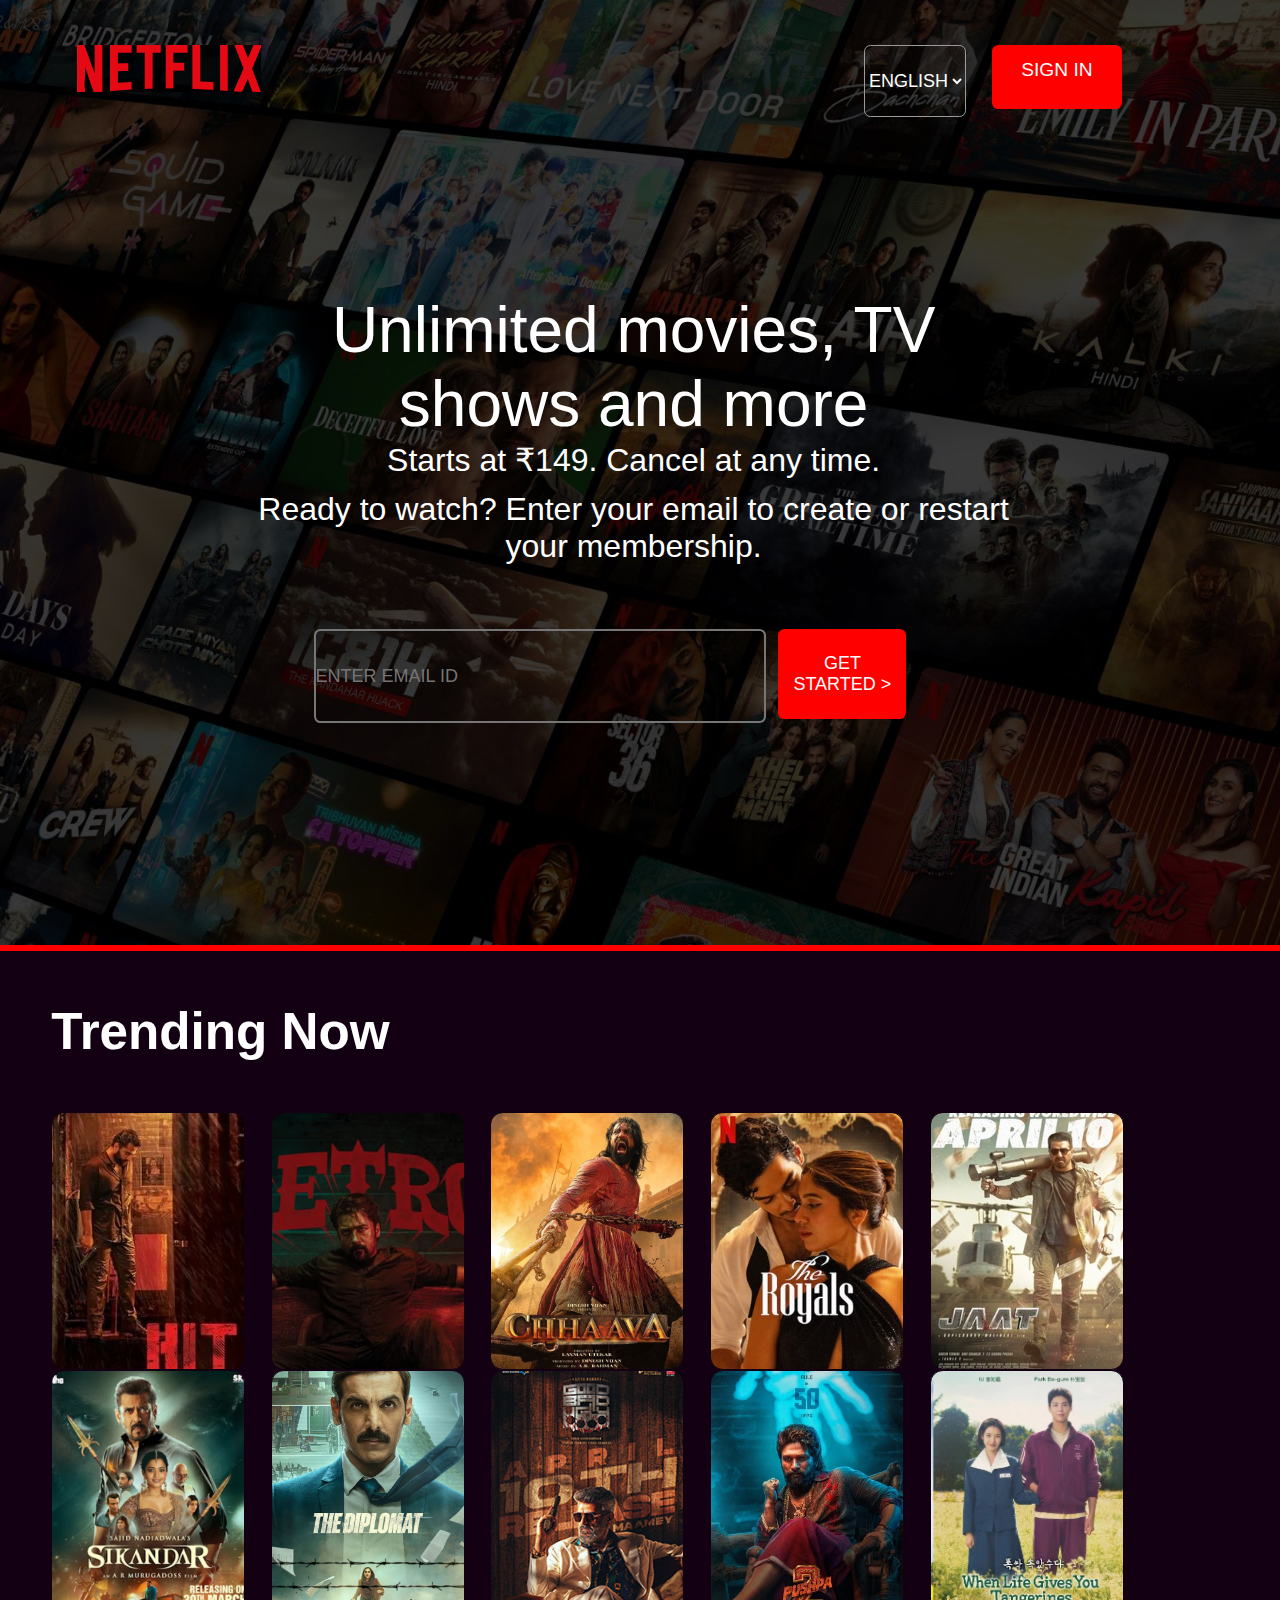
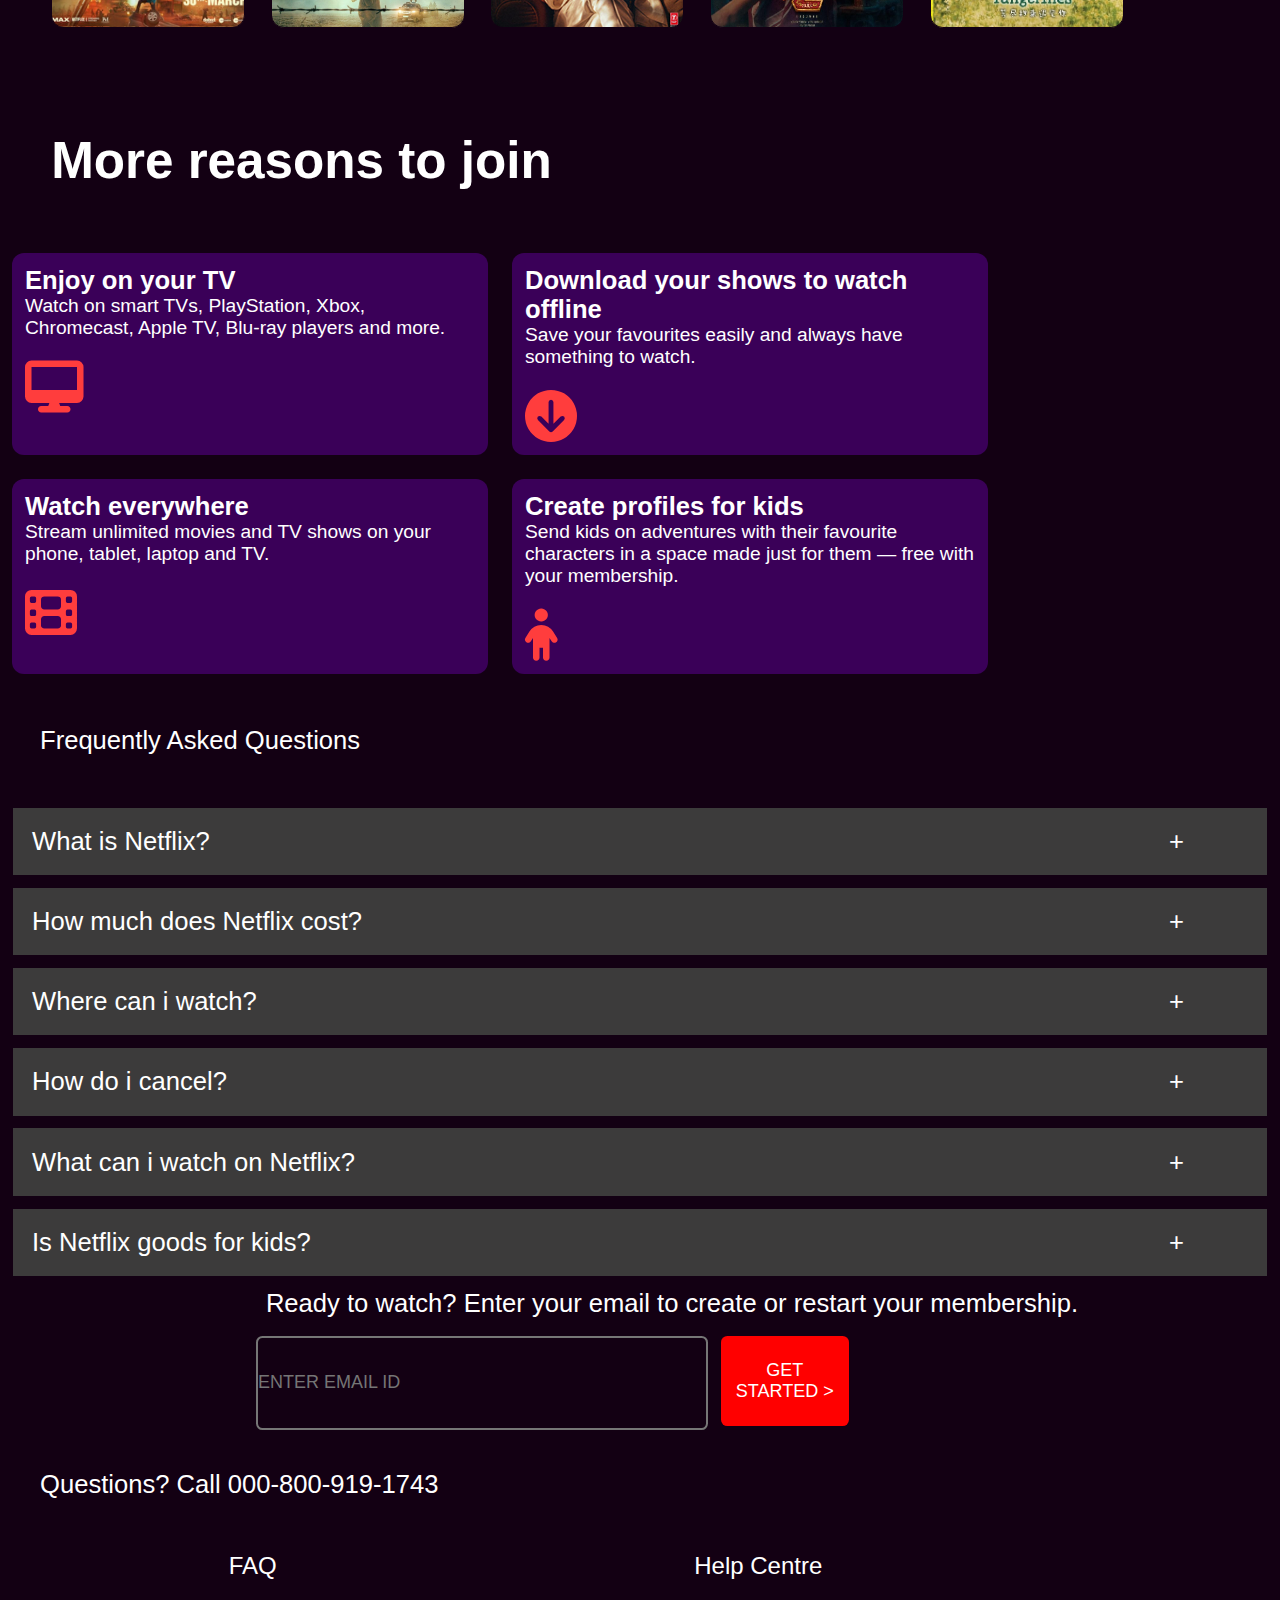
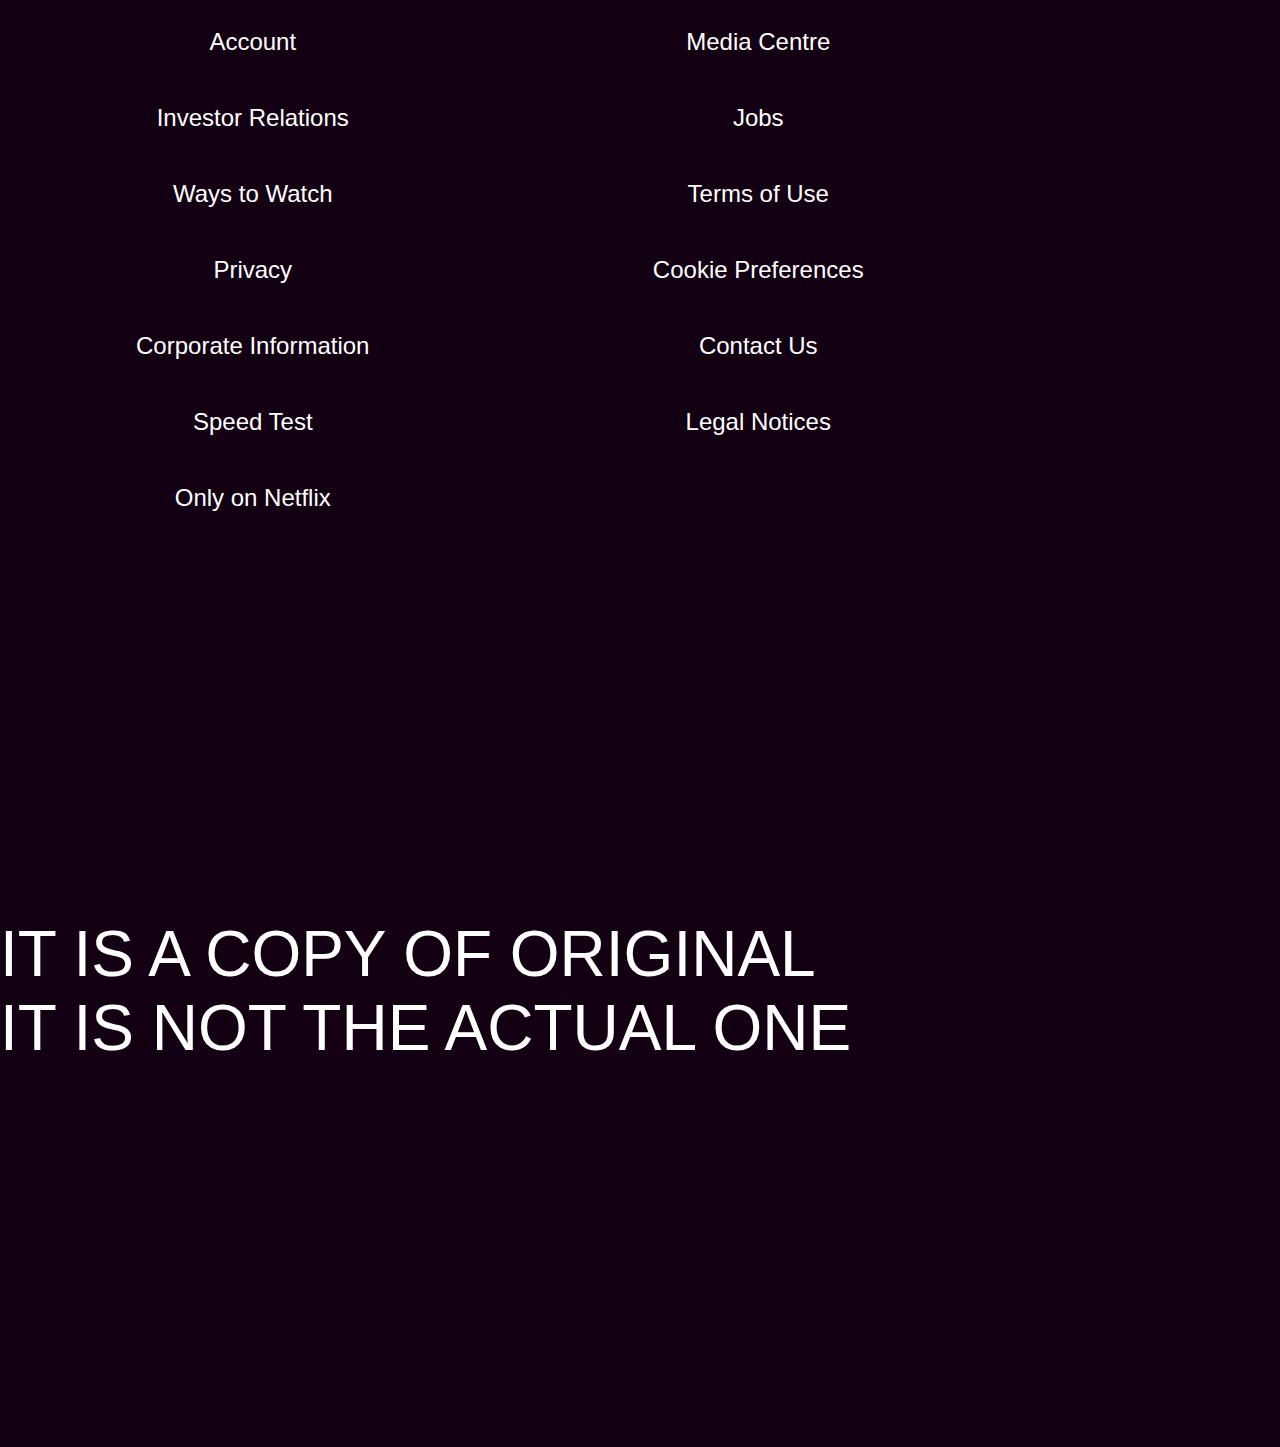
<file: index.html>
<!DOCTYPE html>
<html lang="en">

<head>
    <meta charset="UTF-8">
    <meta name="viewport" content="width=device-width, initial-scale=1.0">
    <title>Document</title>
    <link rel="stylesheet" href="./core/style.css">
    <link rel="stylesheet" href="https://cdnjs.cloudflare.com/ajax/libs/font-awesome/6.5.0/css/all.min.css">
</head>

<body>
    <div class="container">
        <div class="cont1box">
            <div class="box11">
                <div class="box111"><img src="./core/asset/Screenshot 2024-10-20 204530.png" alt=""></div>
            </div>
            <div class="box12">
                <div class="box121"><select name="language" id="language">
                        <option value="ENGLISH"><i class="fa-light fa-language"></i>ENGLISH</option>
                        <option value="HINDI"><i class="fa-light fa-language"></i>HINDI</option>
                    </select></div>
                <div class="box122"><a href="./core/htmlf/signin.html" target="_blank" class="signin">SIGN IN</a></div>
            </div>
        </div>
        <div class="box13">
            <div class="box13x">
                <div class="box131">Unlimited movies, TV shows and more</div>
                <div class="box132">Starts at ₹149. Cancel at any time.</div>
                <div class="box133">Ready to watch? Enter your email to create or restart your membership.</div>
                <div class="loginst">
                    <div><input type="text" id="email" name="email" placeholder="ENTER EMAIL ID"></div>
                    <div><button class="getstarted">GET STARTED ></button></div>
                </div>
            </div>
        </div>
    </div>
    <hr>
    <div class="cont2">
        <div class="box21">
            <h1>Trending Now</h1>
        </div>
        <div class="box22">
            <div class="boxmovie boxmovie1"></div>
            <div class="boxmovie boxmovie2"></div>
            <div class="boxmovie boxmovie3"></div>
            <div class="boxmovie boxmovie4"></div>
            <div class="boxmovie boxmovie5"></div>
            <div class="boxmovie boxmovie6"></div>
            <div class="boxmovie boxmovie7"></div>
            <div class="boxmovie boxmovie8"></div>
            <div class="boxmovie boxmovie9"></div>
            <div class="boxmovie boxmovie10"></div>
        </div>
    </div>
    <div class="cont3">
        <div class="box31">
            <h1>More reasons to join</h1>
        </div>
        <div class="box32">
            <div class="box32x"><span class="larger">Enjoy on your TV</span><br>
                Watch on smart TVs, PlayStation, Xbox, Chromecast, Apple TV, Blu-ray players and more. <div><br><i
                        class="fa-solid fa-desktop"
                        style="color: #ff3d3d; font-size: max(52px,2.7vw);text-align: end;"></i></div>
            </div>
            <div class="box32x"><span class="larger">Download your shows to watch offline</span><br>
                Save your favourites easily and always have something to watch. <div><br><i
                        class="fa-solid fa-circle-arrow-down"
                        style="color: #ff3d3d; font-size: max(52px,2.7vw);text-align: end;"></i></div>
            </div>
            <div class="box32x"><span class="larger">Watch everywhere</span><br>
                Stream unlimited movies and TV shows on your phone, tablet, laptop and TV. <div><br><i
                        class="fa-solid fa-film"
                        style="color: #ff3d3d; font-size: max(52px,2.7vw);text-align: end;"></i></div>
            </div>
            <div class="box32x"><span class="larger">Create profiles for kids</span><br>
                Send kids on adventures with their favourite characters in a space made just for them — free with your
                membership. <div><br><i class="fa-solid fa-child"
                        style="color: #ff3d3d; font-size: max(52px,2.7vw);text-align:end;"></i></div>
            </div>
        </div>
        <div>
            <div class="big1">
                Frequently Asked Questions
            </div>
            <div class="question question1"><button onclick="ques1(`1`)" class="quesbtn">
                    <div>What is Netflix?</div>
                    <div>+</div>
                </button></div>
            <div class="question question2"><button onclick="ques1(`2`)" class="quesbtn">
                    <div>How much does Netflix cost?</div>
                    <div>+</div>
                </button></div>
            <div class="question question3"><button onclick="ques1(`3`)" class="quesbtn">
                    <div>Where can i watch?</div>
                    <div>+</div>
                </button></div>
            <div class="question question4"><button onclick="ques1(`4`)" class="quesbtn">
                    <div>How do i cancel?</div>
                    <div>+</div>
                </button></div>
            <div class="question question5"><button onclick="ques1(`5`)" class="quesbtn">
                    <div>What can i watch on Netflix?</div>
                    <div>+</div>
                </button></div>
            <div class="question question6"><button onclick="ques1(`6`)" class="quesbtn">
                    <div>Is Netflix goods for kids?</div>
                    <div>+</div>
                </button></div>
        </div>
        <div class="big">
            <center>Ready to watch? Enter your email to create or restart your membership.</center>
        </div><br>
        <div class="logstpad">
            <div class="ghost">
                <div>
                    <input type="text" id="email" name="email" placeholder="ENTER EMAIL ID">
                </div>
                <div>
                    <button class="getstarted">GET STARTED ></button>
                </div>
            </div>
        </div>
        <div class="big1">Questions? Call <a href="tel:0008009191743" target="_blank">000-800-919-1743</a></div>
        <div class="box34">
            <div class="box34x"><a href="./core/htmlf/FAQ.html" target="_blank">FAQ</a></div>
            <div class="box34x"><a href="./core/htmlf/Help_Centre.html" target="_blank">Help Centre</a></div>
            <div class="box34x"><a href="./core/htmlf/Account.html" target="_blank">Account</a></div>
            <div class="box34x"><a href="./core/htmlf/Media_Centre.html" target="_blank">Media Centre</a></div>
            <div class="box34x"><a href="./core/htmlf/Investor_Relations.html" target="_blank">Investor Relations</a>
            </div>
            <div class="box34x"><a href="./core/htmlf/Jobs.html" target="_blank">Jobs</a></div>
            <div class="box34x"><a href="./core/htmlf/Ways_to_Watch.html" target="_blank">Ways to Watch</a></div>
            <div class="box34x"><a href="./core/htmlf/Terms_of_Use.html" target="_blank">Terms of Use</a></div>
            <div class="box34x"><a href="./core/htmlf/Privacy.html" target="_blank">Privacy</a></div>
            <div class="box34x"><a href="./core/htmlf/Cookie_Preferences.html" target="_blank">Cookie Preferences</a>
            </div>
            <div class="box34x"><a href="./core/htmlf/Corporate_Information.html" target="_blank">Corporate
                    Information</a></div>
            <div class="box34x"><a href="./core/htmlf/Contact_Us.html" target="_blank">Contact Us</a></div>
            <div class="box34x"><a href="./core/htmlf/Speed_Test.html" target="_blank">Speed Test</a></div>
            <div class="box34x"><a href="./core/htmlf/Legal_Notices.html" target="_blank">Legal Notices</a></div>
            <div class="box34x"><a href="./core/htmlf/Only_on_Netflix.html" target="_blank">Only on Netflix</a></div>
        </div>

    </div>
    <div class="footer">
        <div> </div><br><br><br><br><br>
        <DIV>IT IS A COPY OF ORIGINAL</DIV>
        <div>IT IS NOT THE ACTUAL ONE</div>
    </div>
    <script src="./core/script.js"></script>
</body>

</html>
</file>
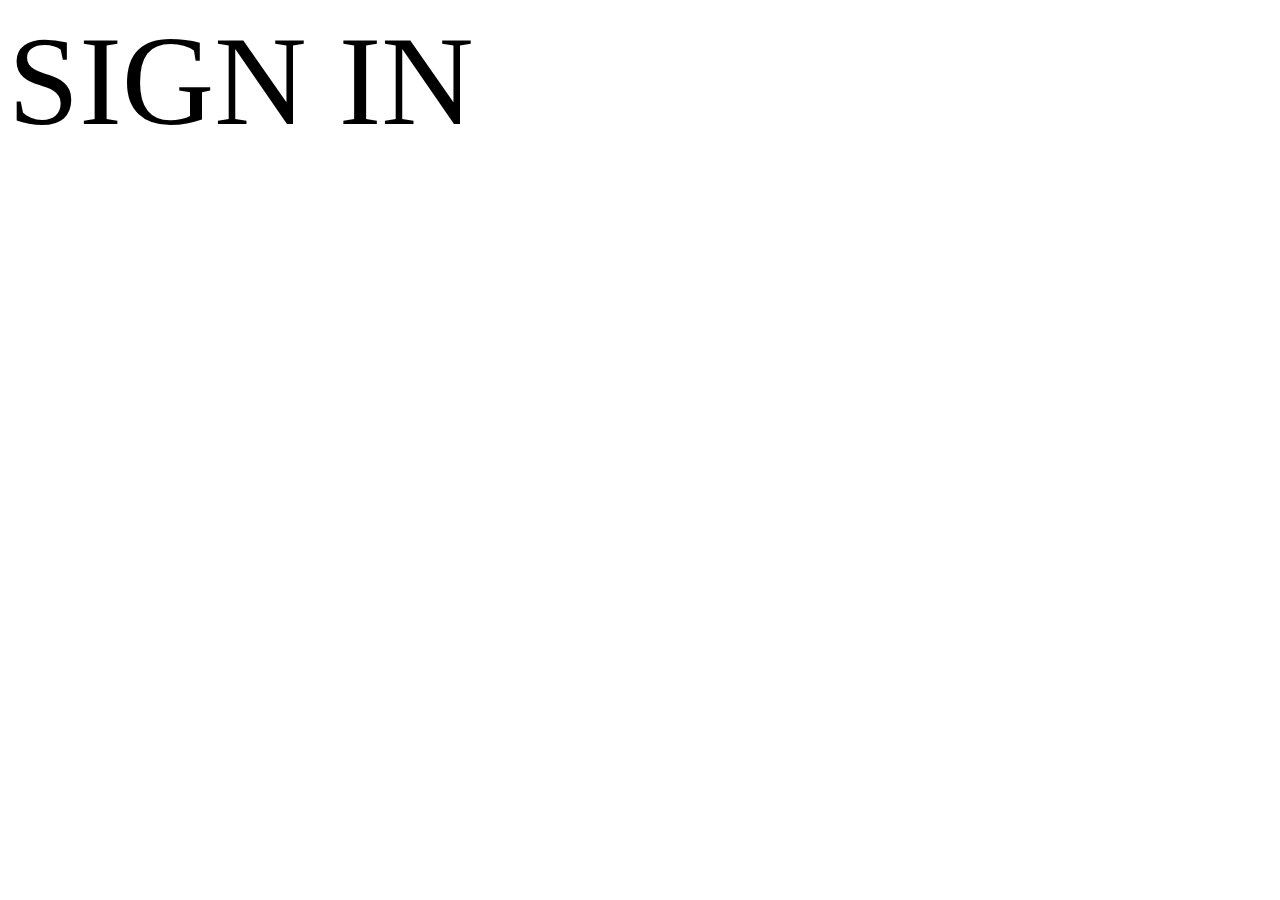
<file: core/htmlf/signin.html>
<!DOCTYPE html>
<html lang="en">
<head>
    <meta charset="UTF-8">
    <meta name="viewport" content="width=device-width, initial-scale=1.0">
    <title>Document</title>
    <style>
        .big{
            font-size: 10vw;
        }
    </style>
</head>
<body>
    <div class="big">SIGN IN</div>
</body>
</html>
</file>
<file: core/style.css>
* {
    margin: 0;
    padding: 0;
    color: white;
    font-family:Verdana, Geneva, Tahoma, sans-serif;
}

body {

    overflow-y: scroll;
}
a{
    text-decoration: none;
    display: inline-block;
}

.container {
    background-image: url(asset/base.jpg);
    background-size: cover;
    background-repeat: no-repeat;
    background-position: center;
    height: 100vh;
    display: flex;
    flex-wrap: wrap;
    padding-top: 5vh;

}

.cont1box {
    display: flex;
    flex-wrap: wrap;
}

.box11 {
    margin-left: 6vw;
    width: max(300px, 40.5vw);
    height: 10vmin;
}

.box12 {
    margin-left: 6vw;
    margin-right: 6vw;
    width: max(300px, 40.5vw);
    height: 10vmin;
    display: flex;
    flex-wrap: wrap;
}

.box121 {

    margin-right: 2vmax;
    margin-left: 15vw;
    margin-top: 0;
}

select {
    background-color: rgba(240, 248, 255, 0);
    width: max(8vw, 100px);
    height: 8vmin;
    border: 1px solid rgb(155, 155, 155);
    border-radius: 0.5vw;
    font-size: max(18px, 1.3vw);
}

option {
    color: rgb(0, 0, 0);
    font-size: max(18px, 2vw);
}

.signin {
    text-align: center;
    background-color: #ff0000;
    width: max(8vw, 100px);
    height: 4vmin;
    font-size: max(18px, 1.5vw);
    padding: max(6px, 1vw);
    border: 0.1px solid rgba(0, 0, 0, 0);
    border-radius: 0.5vw;
}

.box13 {
    width: 99vw;
    height: 84vh;
    display: grid;
    grid-template-areas: "waste want want want waste";
}

.box13x {
    width: max(60vw, 360px);
    grid-area: want;
}

.box131 {
    font-size: max(5vw, 30px);
    text-align: center;
}

.box132 {
    font-size: max(2.5vw, 18px);
    text-align: center;
    margin-bottom: 1vw;
}

.box133 {
    font-size: max(2.5vw, 18px);
    text-align: center;
}

.loginst{
    display: flex;
    flex-wrap: wrap;
    padding: 5vw;
}
input {
    border: 2px solid rgb(118, 118, 118);
    border-radius: .5vw;
    width: max(35vw, 100px);
    height: 10vh;
    font-size: max(18px,1vw);
    background-color: rgba(240, 248, 255, 0);
}

.getstarted{
    margin-left: 1vw;
    border: .1px solid rgba(244, 165, 96, 0);
    border-radius: .5vw;
    padding: 0.8vw;
    width: max(10vw, 100px);
    height: 10vh;
    font-size: max(18px,1vw);
    background-color: #ff0000;
}

hr {
    border: 3px solid #ff0000;
}

.box21 {
    padding: 4vmax;
    font-size: 2vmax;
}

.cont2 {
    background-color: rgb(19, 0, 19);
}

.box22 {
    padding: 4vmax;
    padding-top: 0;
    display: flex;
    flex-wrap: wrap;
}

.boxmovie1 {
    background-image: url(asset/movie/dMxentLHEJPBMQCPXHrUKluODpe.webp);
}

.boxmovie2 {
    background-image: url(asset/movie/ENT_1_-_F_1_1748256991152.avif);
}

.boxmovie3 {
    background-image: url(asset/movie/45379e75658d39bd42a97c1a873c4cc7.jpg);
}

.boxmovie4 {
    background-image: url(asset/movie/The_Royals_\(2025_TV_series\).jpg);
}

.boxmovie5 {
    background-image: url(asset/movie/Jaat_film_poster.jpg);
}

.boxmovie6 {
    background-image: url(asset/movie/Sikandar_2025_film_poster.jpg);
}

.boxmovie7 {
    background-image: url(asset/movie/thediplomat.jpeg);
}

.boxmovie8 {
    background-image: url(asset/movie/Good_Bad_Ugly_poster.jpg);
}

.boxmovie9 {
    background-image: url(asset/movie/0a24544308ce3e26c07d1731d9c9bd77.jpg);
}

.boxmovie10 {
    background-image: url(asset/movie/71boLb-SEhL.jpg);
}

.boxmovie {
    border: 1px solid rgb(19, 0, 19);
    margin-right: 2vmax;
    border-radius: 1vmax;
    width: 15vmax;
    height: 20vmax;
    background-size: cover;
    background-repeat: no-repeat;
    background-position: center;
}

.cont3 {
    background-color: rgb(19, 0, 19);
}

.box31 {
    padding: 4vmax;
    font-size: 2vmax;
}
.box32{
    display: flex;
    flex-wrap: wrap;
}
.box32x{
    border: 1px solid rgba(0, 0, 0, 0);
    border-radius: 12px;
    padding: 12px;
    margin: 12px;
    width: max(450px,23.4vw);
    font-size: max(18px,1.5vw);
    background-color: rgb(58, 0, 88);
}
.larger{
    font-size: max(24px,2vw);
    font-weight: 800;
}
.logstpad{
    display: grid;
    grid-template-areas: "waste want want want waste";
    
}
.ghost{
    display: flex;
    flex-wrap: wrap;
    width: max(60vw, 360px);
    grid-area: want;

}
.question{
    margin: 1vw;
    color: white;
    background-color: rgb(60, 59, 59);
    font-size: max(24px,2vmax);
}
.quesbtn{
    display: flex;
    padding: 1.5vw;
    justify-content: space-between;
    width: max(93vw,360px);
    font-size: 2vw;
    background-color: rgb(60, 59, 59);
    border: none;
}
.question:hover{
    background-color: rgb(108, 108, 108);
}
.quesbtn:hover{
    background-color: rgb(108, 108, 108);
}
.fullques{
    margin: 1vw;
    padding: 1.5vw;
    color: white;
    font-size: 2vw;
    background-color: rgb(60, 59, 59);
    border: none;
}
.big{
    padding-left: 5vw;
    font-size: max(2vw,18px);
}
.box34{
    display: flex;
    flex-wrap: wrap;
}
.box34x{
    width:max(479.5px,24vw);
    height: max(50px,2.65vw);
    font-size: max(24px,1.3vw);
    padding: max(13px,0.32vw);
    text-align: center;
}
.big1{
    padding-left: 5vw;
    font-size: max(2vw,18px);
    padding: max(40px,2vw);

}
.big2{
    font-size: 5vw;
    color: #ff0000;
}

.footer{
    height: 100vh;
    font-size: 5vw;
    background-color: rgb(19, 0, 19);
}
</file>
